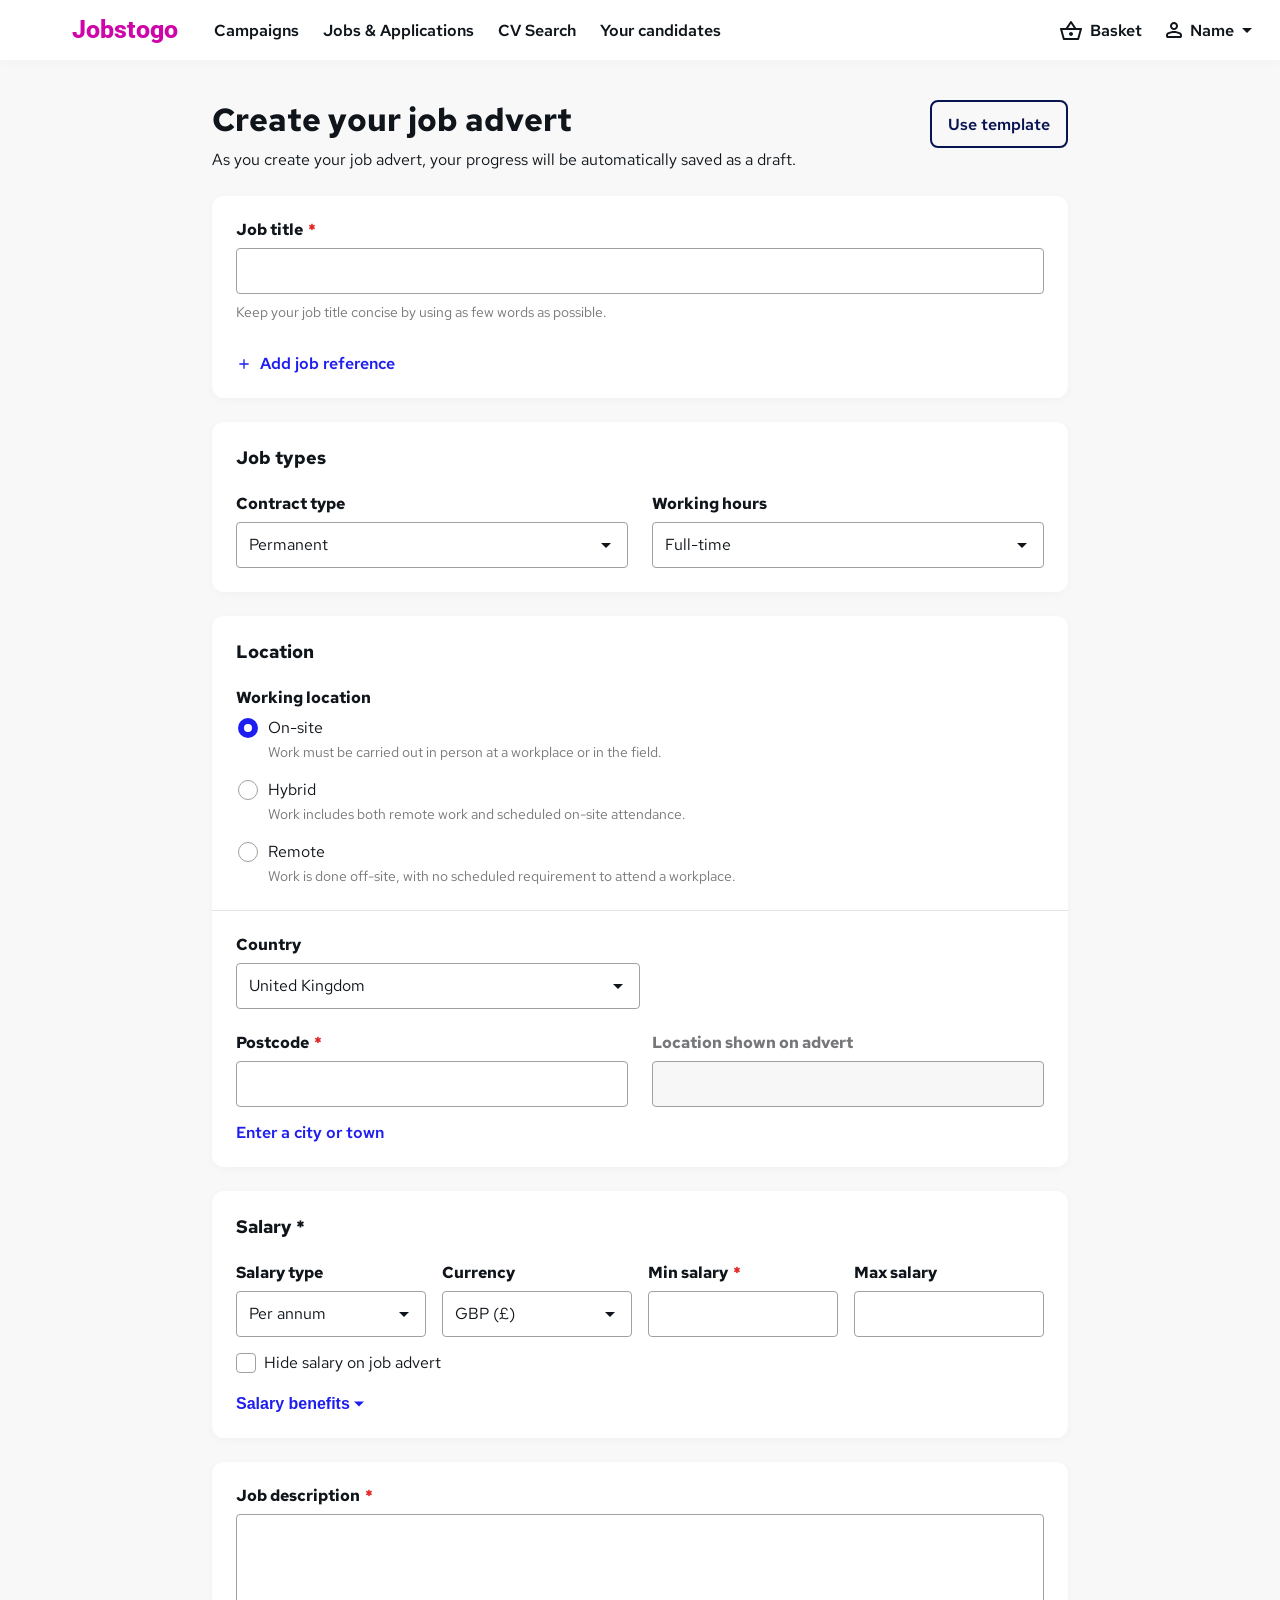
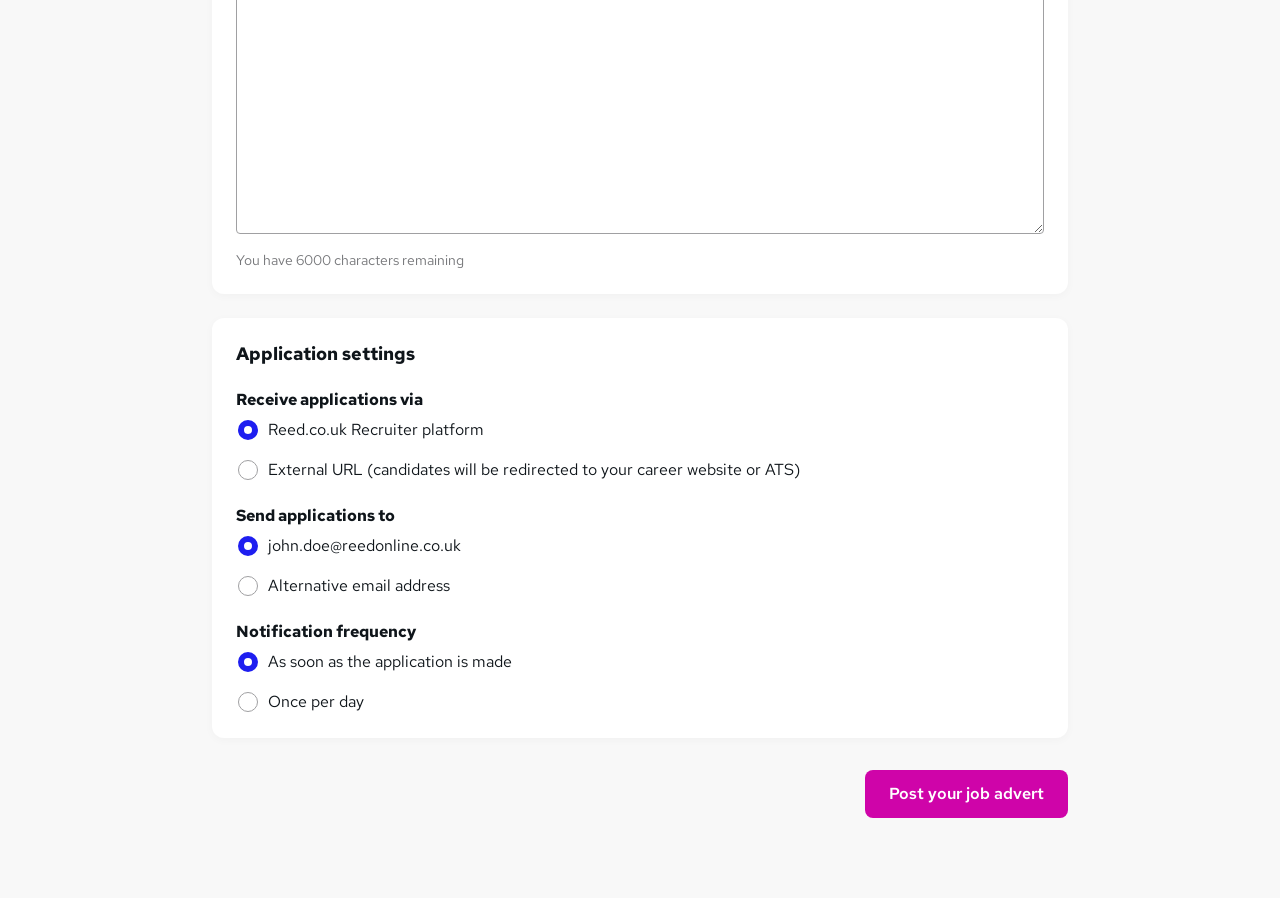
<file: index.html>
<!DOCTYPE html>
<html lang="en">
<head>
  <meta charset="UTF-8" />
  <meta name="viewport" content="width=device-width, initial-scale=1.0" />
  <title>Create your job advert – Jobstogo</title>
  <link rel="preconnect" href="https://fonts.googleapis.com" />
  <link rel="preconnect" href="https://fonts.gstatic.com" crossorigin />
  <link href="https://fonts.googleapis.com/css2?family=Red+Hat+Text:wght@400;500;600;700&family=Roboto:wght@800&display=swap" rel="stylesheet" />
  <link rel="stylesheet" href="jobstogo-shared.css" />
  <style>
    .form-page { max-width: 856px; margin: 0 auto; padding: 40px 0 80px; }

    .form-header {
      display: flex; justify-content: space-between; align-items: flex-start;
      gap: 24px;
      margin-bottom: 24px;
    }
    .form-title { font-weight: 700; font-size: 32px; line-height: 40px; }
    .form-sub { font-size: 16px; line-height: 24px; color: var(--c-text); margin-top: 8px; max-width: 600px; }

    .use-template-btn {
      height: 48px;
      padding: 0 16px;
      border-radius: 8px;
      background: transparent;
      border: 2px solid var(--c-navy);
      color: var(--c-navy);
      font-family: "Red Hat Text", sans-serif;
      font-weight: 700; font-size: 16px;
      cursor: pointer;
      white-space: nowrap;
      flex-shrink: 0;
    }
    .use-template-btn:hover { background: rgba(8,19,81,0.04); }

    .form-stack { display: flex; flex-direction: column; gap: 24px; }

    .form-card {
      background: #fff;
      border-radius: 12px;
      box-shadow: var(--shadow-card);
      padding: 24px;
    }

    .group-title { font-weight: 700; font-size: 18px; line-height: 24px; margin-bottom: 24px; }
    .row-2 {
      display: grid;
      grid-template-columns: 1fr 1fr;
      gap: 24px;
    }
    .row-4 {
      display: grid;
      grid-template-columns: 1fr 1fr 1fr 1fr;
      gap: 16px;
    }

    .add-link-btn {
      margin-top: 16px;
      padding-top: 16px;
      border-top: 1px solid var(--c-border);
      width: 100%;
      background: transparent;
      border: none;
      color: var(--c-blue);
      font-family: "Red Hat Text", sans-serif;
      font-weight: 700; font-size: 16px; line-height: 20px;
      cursor: pointer;
      display: flex; align-items: center; gap: 8px;
    }
    .add-link-btn:hover { text-decoration: underline; }

    .location-divider {
      height: 1px;
      background: var(--c-border);
      margin: 24px -24px;
    }

    .radio-stack { display: flex; flex-direction: column; gap: 16px; }

    .city-link {
      color: var(--c-blue);
      font-weight: 700; font-size: 16px; line-height: 20px;
      text-decoration: none;
      display: inline-block;
      margin-top: 16px;
    }
    .city-link:hover { text-decoration: underline; }

    .salary-link {
      color: var(--c-blue);
      font-weight: 700; font-size: 16px; line-height: 20px;
      background: transparent;
      border: none;
      cursor: pointer;
      padding: 0;
      margin-top: 16px;
      display: inline-flex; align-items: center; gap: 4px;
    }
    .salary-link:hover { text-decoration: underline; }

    .char-count {
      font-size: 14px; line-height: 20px;
      color: var(--c-muted);
      margin-top: 8px;
    }

    .submit-row {
      display: flex; justify-content: flex-end;
      margin-top: 8px;
    }
  </style>
</head>
<body>

<nav class="topnav">
  <div class="topnav-left">
    <a class="logo" href="Welcome.html">Jobstogo</a>
    <div class="nav-items">
      <a class="nav-item" href="#" style="font-weight: 600">Campaigns</a>
      <a class="nav-item" href="Jobs.html" style="font-weight: 600">Jobs &amp; Applications</a>
      <a class="nav-item" href="#" style="font-weight: 600">CV Search</a>
      <a class="nav-item" href="#" style="font-weight: 600">Your candidates</a>
    </div>
  </div>
  <div class="topnav-right">
    <button class="nav-btn" type="button">
      <svg width="22" height="19" viewBox="0 0 22.186 19" fill="none" aria-hidden="true">
        <path fill="currentColor" fill-rule="nonzero" d="M 4.093 19 C 3.81 19 3.551 18.913 3.318 18.738 C 3.085 18.563 2.926 18.333 2.843 18.05 L 0.043 7.95 C -0.04 7.717 -0.003 7.5 0.155 7.3 C 0.314 7.1 0.526 7 0.793 7 L 5.843 7 L 10.243 0.45 C 10.326 0.317 10.443 0.208 10.593 0.125 C 10.743 0.042 10.901 0 11.068 0 C 11.235 0 11.393 0.042 11.543 0.125 C 11.693 0.208 11.81 0.317 11.893 0.45 L 16.293 7 L 21.393 7 C 21.66 7 21.872 7.1 22.031 7.3 C 22.189 7.5 22.226 7.717 22.143 7.95 L 19.343 18.05 C 19.26 18.333 19.101 18.563 18.868 18.738 C 18.635 18.913 18.376 19 18.093 19 L 4.093 19 Z M 4.593 17 L 17.593 17 L 19.793 9 L 2.393 9 L 4.593 17 Z M 11.093 15 C 11.643 15 12.114 14.804 12.506 14.413 C 12.897 14.021 13.093 13.55 13.093 13 C 13.093 12.45 12.897 11.979 12.506 11.587 C 12.114 11.196 11.643 11 11.093 11 C 10.543 11 10.072 11.196 9.681 11.587 C 9.289 11.979 9.093 12.45 9.093 13 C 9.093 13.55 9.289 14.021 9.681 14.413 C 10.072 14.804 10.543 15 11.093 15 Z M 8.268 7 L 13.893 7 L 11.068 2.8 L 8.268 7 Z"/>
      </svg>
      <span style="font-weight: 600">Basket</span>
    </button>
    <button class="nav-btn" type="button">
      <svg width="16" height="16" viewBox="0 0 16 16" fill="none" aria-hidden="true">
        <path fill="currentColor" fill-rule="nonzero" d="M 8 8 C 6.9 8 5.958 7.608 5.175 6.825 C 4.392 6.042 4 5.1 4 4 C 4 2.9 4.392 1.958 5.175 1.175 C 5.958 0.392 6.9 0 8 0 C 9.1 0 10.042 0.392 10.825 1.175 C 11.608 1.958 12 2.9 12 4 C 12 5.1 11.608 6.042 10.825 6.825 C 10.042 7.608 9.1 8 8 8 Z M 14 16 L 2 16 C 1.45 16 0.979 15.804 0.588 15.413 C 0.196 15.021 0 14.55 0 14 L 0 13.2 C 0 12.633 0.146 12.112 0.438 11.637 C 0.729 11.162 1.117 10.8 1.6 10.55 C 2.633 10.033 3.683 9.646 4.75 9.387 C 5.817 9.129 6.9 9 8 9 C 9.1 9 10.183 9.129 11.25 9.387 C 12.317 9.646 13.367 10.033 14.4 10.55 C 14.883 10.8 15.271 11.162 15.562 11.637 C 15.854 12.112 16 12.633 16 13.2 L 16 14 C 16 14.55 15.804 15.021 15.413 15.413 C 15.021 15.804 14.55 16 14 16 Z M 2 14 L 14 14 L 14 13.2 C 14 13.017 13.954 12.85 13.863 12.7 C 13.771 12.55 13.65 12.433 13.5 12.35 C 12.6 11.9 11.692 11.562 10.775 11.337 C 9.858 11.112 8.933 11 8 11 C 7.067 11 6.142 11.112 5.225 11.337 C 4.308 11.562 3.4 11.9 2.5 12.35 C 2.35 12.433 2.229 12.55 2.138 12.7 C 2.046 12.85 2 13.017 2 13.2 L 2 14 Z M 8 6 C 8.55 6 9.021 5.804 9.413 5.412 C 9.804 5.021 10 4.55 10 4 C 10 3.45 9.804 2.979 9.413 2.588 C 9.021 2.196 8.55 2 8 2 C 7.45 2 6.979 2.196 6.588 2.588 C 6.196 2.979 6 3.45 6 4 C 6 4.55 6.196 5.021 6.588 5.412 C 6.979 5.804 7.45 6 8 6 Z"/>
      </svg>
      <span style="font-weight: 600">Name</span>
      <svg width="10" height="5" viewBox="0 0 10 5" fill="currentColor" aria-hidden="true">
        <path d="M5 5L0 0L10 0L5 5Z" fill-rule="nonzero" />
      </svg>
    </button>
  </div>
</nav>

<main class="form-page">

  <header class="form-header">
    <div>
      <h1 class="form-title">Create your job advert</h1>
      <p class="form-sub">As you create your job advert, your progress will be automatically saved as a draft.</p>
    </div>
    <button class="use-template-btn" type="button" style="font-weight: 600">Use template</button>
  </header>

  <div class="form-stack">

    <!-- Job title card -->
    <section class="form-card">
      <div class="field">
        <label class="label" for="job-title">Job title <span class="req">*</span></label>
        <input class="input" type="text" id="job-title" />
        <div class="help">Keep your job title concise by using as few words as possible.</div>
      </div>
      <button class="add-link-btn" type="button" style="font-weight: 600">
        <svg width="16" height="16" viewBox="0 0 24 24" fill="none"><path fill="currentColor" d="M19 13h-6v6h-2v-6H5v-2h6V5h2v6h6v2z"/></svg>
        Add job reference
      </button>
    </section>

    <!-- Job types card -->
    <section class="form-card">
      <div class="group-title">Job types</div>
      <div class="row-2">
        <div class="field">
          <label class="label" for="contract-type">Contract type</label>
          <select class="select" id="contract-type">
            <option>Permanent</option>
            <option>Contract</option>
            <option>Temporary</option>
            <option>Apprenticeship</option>
          </select>
        </div>
        <div class="field">
          <label class="label" for="working-hours">Working hours</label>
          <select class="select" id="working-hours">
            <option>Full-time</option>
            <option>Part-time</option>
            <option>Flexible</option>
          </select>
        </div>
      </div>
    </section>

    <!-- Location card -->
    <section class="form-card">
      <div class="group-title">Location</div>

      <div class="field">
        <div class="label">Working location</div>
        <div class="radio-stack">
          <label class="radio-row">
            <input type="radio" name="working-location" checked />
            <span class="radio-circle" aria-hidden="true"></span>
            <span class="radio-content">
              <div class="radio-label">On-site</div>
              <div class="radio-desc">Work must be carried out in person at a workplace or in the field.</div>
            </span>
          </label>
          <label class="radio-row">
            <input type="radio" name="working-location" />
            <span class="radio-circle" aria-hidden="true"></span>
            <span class="radio-content">
              <div class="radio-label">Hybrid</div>
              <div class="radio-desc">Work includes both remote work and scheduled on-site attendance.</div>
            </span>
          </label>
          <label class="radio-row">
            <input type="radio" name="working-location" />
            <span class="radio-circle" aria-hidden="true"></span>
            <span class="radio-content">
              <div class="radio-label">Remote</div>
              <div class="radio-desc">Work is done off-site, with no scheduled requirement to attend a workplace.</div>
            </span>
          </label>
        </div>
      </div>

      <div class="location-divider"></div>

      <div class="field" style="margin-bottom: 24px;">
        <label class="label" for="country">Country</label>
        <select class="select" id="country" style="max-width: 50%;">
          <option>United Kingdom</option>
          <option>Ireland</option>
          <option>Other</option>
        </select>
      </div>

      <div class="row-2">
        <div class="field">
          <label class="label" for="postcode">Postcode <span class="req">*</span></label>
          <input class="input" type="text" id="postcode" />
        </div>
        <div class="field">
          <label class="label" for="location-shown" style="color: var(--c-muted);">Location shown on advert</label>
          <input class="input" type="text" id="location-shown" disabled />
        </div>
      </div>
      <a class="city-link" href="#" style="font-weight: 600">Enter a city or town</a>
    </section>

    <!-- Salary card -->
    <section class="form-card">
      <div class="group-title">Salary <span class="req">*</span></div>
      <div class="row-4">
        <div class="field">
          <label class="label" for="salary-type">Salary type</label>
          <select class="select" id="salary-type">
            <option>Per annum</option>
            <option>Per hour</option>
            <option>Per day</option>
          </select>
        </div>
        <div class="field">
          <label class="label" for="currency">Currency</label>
          <select class="select" id="currency">
            <option>GBP (£)</option>
            <option>EUR (€)</option>
            <option>USD ($)</option>
          </select>
        </div>
        <div class="field">
          <label class="label" for="min-salary">Min salary <span class="req">*</span></label>
          <input class="input" type="text" id="min-salary" />
        </div>
        <div class="field">
          <label class="label" for="max-salary">Max salary</label>
          <input class="input" type="text" id="max-salary" />
        </div>
      </div>
      <label class="check-row" style="margin-top: 16px;">
        <input type="checkbox" />
        <span class="check-box" aria-hidden="true">
          <svg viewBox="0 0 24 24" fill="none"><path fill="currentColor" d="m9 16.17-3.88-3.88a.996.996 0 1 0-1.41 1.41l4.59 4.59c.39.39 1.02.39 1.41 0L20.71 7.21a.996.996 0 1 0-1.41-1.41L9 16.17z"/></svg>
        </span>
        <span class="check-label">Hide salary on job advert</span>
      </label>
      <div>
        <button class="salary-link" type="button" style="font-weight: 600">
          Salary benefits
          <svg width="10" height="6" viewBox="0 0 10 5" fill="currentColor"><path d="M5 5L0 0L10 0L5 5Z" fill-rule="nonzero" /></svg>
        </button>
      </div>
    </section>

    <!-- Job description card -->
    <section class="form-card">
      <div class="field">
        <label class="label" for="description">Job description <span class="req">*</span></label>
        <textarea class="textarea" id="description"></textarea>
        <div class="char-count">You have 6000 characters remaining</div>
      </div>
    </section>

    <!-- Application settings -->
    <section class="form-card">
      <div class="group-title">Application settings</div>

      <div class="field" style="margin-bottom: 24px;">
        <div class="label">Receive applications via</div>
        <div class="radio-stack">
          <label class="radio-row">
            <input type="radio" name="receive-via" checked />
            <span class="radio-circle" aria-hidden="true"></span>
            <span class="radio-content">
              <div class="radio-label">Reed.co.uk Recruiter platform</div>
            </span>
          </label>
          <label class="radio-row">
            <input type="radio" name="receive-via" />
            <span class="radio-circle" aria-hidden="true"></span>
            <span class="radio-content">
              <div class="radio-label">External URL (candidates will be redirected to your career website or ATS)</div>
            </span>
          </label>
        </div>
      </div>

      <div class="field" style="margin-bottom: 24px;">
        <div class="label">Send applications to</div>
        <div class="radio-stack">
          <label class="radio-row">
            <input type="radio" name="send-to" checked />
            <span class="radio-circle" aria-hidden="true"></span>
            <span class="radio-content">
              <div class="radio-label">john.doe@reedonline.co.uk</div>
            </span>
          </label>
          <label class="radio-row">
            <input type="radio" name="send-to" />
            <span class="radio-circle" aria-hidden="true"></span>
            <span class="radio-content">
              <div class="radio-label">Alternative email address</div>
            </span>
          </label>
        </div>
      </div>

      <div class="field">
        <div class="label">Notification frequency</div>
        <div class="radio-stack">
          <label class="radio-row">
            <input type="radio" name="notify-freq" checked />
            <span class="radio-circle" aria-hidden="true"></span>
            <span class="radio-content">
              <div class="radio-label">As soon as the application is made</div>
            </span>
          </label>
          <label class="radio-row">
            <input type="radio" name="notify-freq" />
            <span class="radio-circle" aria-hidden="true"></span>
            <span class="radio-content">
              <div class="radio-label">Once per day</div>
            </span>
          </label>
        </div>
      </div>
    </section>

    <div class="submit-row">
      <a class="btn btn-pink" href="Job Live.html" id="post-btn" style="text-decoration: none; font-weight: 600">Post your job advert</a>
    </div>
  </div>
</main>

<script>
  document.getElementById('post-btn').addEventListener('click', function () {
    const v = document.getElementById('job-title').value;
    try { localStorage.setItem('jt-job-title', v); } catch (e) {}
  });
</script>

</body>
</html>
</file>
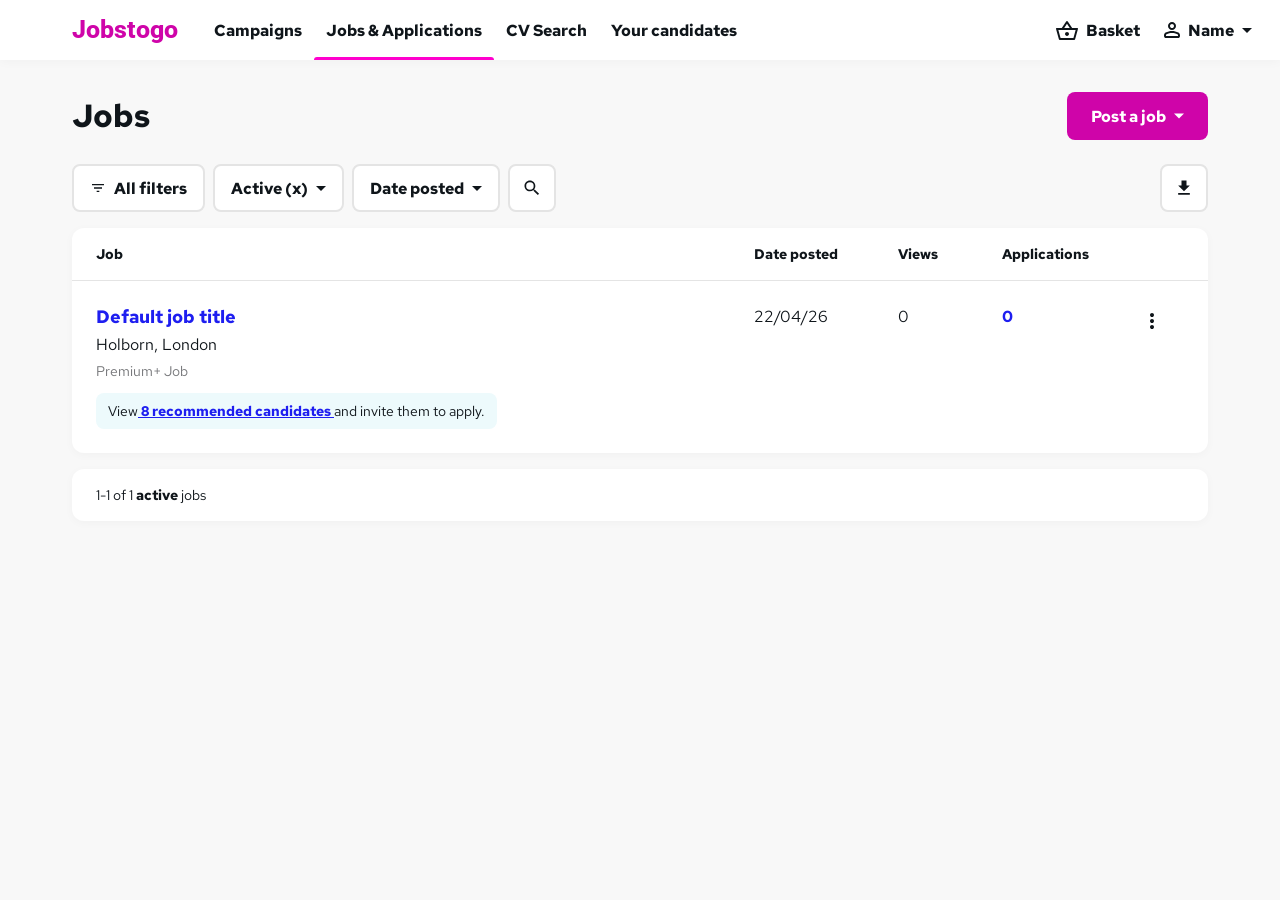
<file: Jobs.html>
<!DOCTYPE html>
<html lang="en">
<head>
  <meta charset="UTF-8" />
  <meta name="viewport" content="width=device-width, initial-scale=1.0" />
  <title>Jobs – Jobstogo</title>
  <link rel="preconnect" href="https://fonts.googleapis.com" />
  <link rel="preconnect" href="https://fonts.gstatic.com" crossorigin />
  <link href="https://fonts.googleapis.com/css2?family=Red+Hat+Text:wght@400;500;600;700&family=Roboto:wght@800&display=swap" rel="stylesheet" />
  <link rel="stylesheet" href="jobstogo-shared.css" />
  <style>
    .jobs-header {
      display: flex; justify-content: space-between; align-items: center;
      margin-bottom: 24px;
    }
    .page-title { font-weight: 700; font-size: 32px; line-height: 40px; }
    .post-job-btn {
      height: 48px;
      padding: 0 24px;
      background: var(--c-pink);
      border: none;
      color: #fff;
      border-radius: 8px;
      font-family: "Red Hat Text", sans-serif;
      font-weight: 700; font-size: 16px;
      cursor: pointer;
      display: inline-flex; align-items: center; gap: 8px;
    }
    .post-job-btn:hover { background: rgb(180,3,147); }

    .filter-row {
      display: flex; align-items: center; gap: 8px;
      margin-bottom: 16px;
    }
    .filter-spacer { flex: 1; }
    .filter-btn {
      height: 48px;
      padding: 0 16px;
      border-radius: 8px;
      background: #fff;
      border: 2px solid var(--c-border);
      font-family: "Red Hat Text", sans-serif;
      font-weight: 700; font-size: 16px;
      color: var(--c-text);
      cursor: pointer;
      display: inline-flex; align-items: center; gap: 8px;
    }
    .filter-btn:hover { background: rgba(15,21,26,0.03); }
    .filter-icon-btn {
      width: 48px; height: 48px;
      border-radius: 8px;
      background: #fff;
      border: 2px solid var(--c-border);
      cursor: pointer;
      display: inline-flex; align-items: center; justify-content: center;
      color: var(--c-text);
    }
    .filter-icon-btn:hover { background: rgba(15,21,26,0.03); }

    /* Jobs table */
    .jobs-table {
      background: #fff;
      border-radius: 12px;
      box-shadow: var(--shadow-card);
      overflow: hidden;
    }
    .table-head {
      display: grid;
      grid-template-columns: minmax(0, 1fr) 120px 80px 110px 48px;
      gap: 24px;
      padding: 16px 24px;
      border-bottom: 1px solid var(--c-border);
      font-weight: 700; font-size: 14px; line-height: 20px;
      color: var(--c-text);
    }
    .table-row {
      display: grid;
      grid-template-columns: minmax(0, 1fr) 120px 80px 110px 48px;
      gap: 24px;
      padding: 24px;
      border-bottom: 1px solid var(--c-border);
      align-items: start;
    }
    .table-row:last-of-type { border-bottom: none; }

    .job-cell { display: flex; flex-direction: column; gap: 4px; min-width: 0; }
    .job-title {
      font-size: 18px; line-height: 24px;
      font-weight: 700;
      color: var(--c-blue);
      text-decoration: none;
    }
    .job-title:hover { text-decoration: underline; }
    .job-location { font-size: 16px; line-height: 24px; color: var(--c-text); }
    .job-meta { font-size: 14px; line-height: 20px; color: var(--c-muted); }
    .reco-pill {
      display: inline-flex; align-items: center;
      margin-top: 8px;
      padding: 8px 12px;
      border-radius: 8px;
      background: var(--c-light-card);
      font-size: 14px; line-height: 20px;
      color: var(--c-text);
      align-self: flex-start;
      text-decoration: none;
    }
    .reco-pill:hover { background: rgb(220,240,245); }
    .reco-pill b { font-weight: 700; color: var(--c-blue); text-decoration: underline; }

    .table-cell {
      font-size: 16px; line-height: 24px;
      color: var(--c-text);
      padding-top: 0;
    }
    .table-cell.link {
      color: var(--c-blue);
      font-weight: 700;
      text-decoration: none;
    }
    .table-cell.link:hover { text-decoration: underline; }

    .row-more {
      width: 32px; height: 32px;
      border-radius: 8px;
      background: transparent;
      border: none;
      cursor: pointer;
      display: flex; align-items: center; justify-content: center;
      color: var(--c-text);
      align-self: start;
    }
    .row-more:hover { background: rgba(15,21,26,0.04); }

    .table-footer {
      padding: 16px 24px;
      background: #fff;
      border-radius: 12px;
      margin-top: 16px;
      box-shadow: var(--shadow-card);
      font-size: 14px; line-height: 20px;
      color: var(--c-text);
    }
  </style>
</head>
<body>

<nav class="topnav">
  <div class="topnav-left">
    <a class="logo" href="Welcome.html">Jobstogo</a>
    <div class="nav-items">
      <a class="nav-item" href="#">Campaigns</a>
      <a class="nav-item active" href="Jobs.html">Jobs &amp; Applications</a>
      <a class="nav-item" href="#">CV Search</a>
      <a class="nav-item" href="#">Your candidates</a>
    </div>
  </div>
  <div class="topnav-right">
    <button class="nav-btn" type="button">
      <svg width="22" height="19" viewBox="0 0 22.186 19" fill="none" aria-hidden="true">
        <path fill="currentColor" fill-rule="nonzero" d="M 4.093 19 C 3.81 19 3.551 18.913 3.318 18.738 C 3.085 18.563 2.926 18.333 2.843 18.05 L 0.043 7.95 C -0.04 7.717 -0.003 7.5 0.155 7.3 C 0.314 7.1 0.526 7 0.793 7 L 5.843 7 L 10.243 0.45 C 10.326 0.317 10.443 0.208 10.593 0.125 C 10.743 0.042 10.901 0 11.068 0 C 11.235 0 11.393 0.042 11.543 0.125 C 11.693 0.208 11.81 0.317 11.893 0.45 L 16.293 7 L 21.393 7 C 21.66 7 21.872 7.1 22.031 7.3 C 22.189 7.5 22.226 7.717 22.143 7.95 L 19.343 18.05 C 19.26 18.333 19.101 18.563 18.868 18.738 C 18.635 18.913 18.376 19 18.093 19 L 4.093 19 Z M 4.593 17 L 17.593 17 L 19.793 9 L 2.393 9 L 4.593 17 Z M 11.093 15 C 11.643 15 12.114 14.804 12.506 14.413 C 12.897 14.021 13.093 13.55 13.093 13 C 13.093 12.45 12.897 11.979 12.506 11.587 C 12.114 11.196 11.643 11 11.093 11 C 10.543 11 10.072 11.196 9.681 11.587 C 9.289 11.979 9.093 12.45 9.093 13 C 9.093 13.55 9.289 14.021 9.681 14.413 C 10.072 14.804 10.543 15 11.093 15 Z M 8.268 7 L 13.893 7 L 11.068 2.8 L 8.268 7 Z"/>
      </svg>
      <span>Basket</span>
    </button>
    <button class="nav-btn" type="button">
      <svg width="16" height="16" viewBox="0 0 16 16" fill="none" aria-hidden="true">
        <path fill="currentColor" fill-rule="nonzero" d="M 8 8 C 6.9 8 5.958 7.608 5.175 6.825 C 4.392 6.042 4 5.1 4 4 C 4 2.9 4.392 1.958 5.175 1.175 C 5.958 0.392 6.9 0 8 0 C 9.1 0 10.042 0.392 10.825 1.175 C 11.608 1.958 12 2.9 12 4 C 12 5.1 11.608 6.042 10.825 6.825 C 10.042 7.608 9.1 8 8 8 Z M 14 16 L 2 16 C 1.45 16 0.979 15.804 0.588 15.413 C 0.196 15.021 0 14.55 0 14 L 0 13.2 C 0 12.633 0.146 12.112 0.438 11.637 C 0.729 11.162 1.117 10.8 1.6 10.55 C 2.633 10.033 3.683 9.646 4.75 9.387 C 5.817 9.129 6.9 9 8 9 C 9.1 9 10.183 9.129 11.25 9.387 C 12.317 9.646 13.367 10.033 14.4 10.55 C 14.883 10.8 15.271 11.162 15.562 11.637 C 15.854 12.112 16 12.633 16 13.2 L 16 14 C 16 14.55 15.804 15.021 15.413 15.413 C 15.021 15.804 14.55 16 14 16 Z M 2 14 L 14 14 L 14 13.2 C 14 13.017 13.954 12.85 13.863 12.7 C 13.771 12.55 13.65 12.433 13.5 12.35 C 12.6 11.9 11.692 11.562 10.775 11.337 C 9.858 11.112 8.933 11 8 11 C 7.067 11 6.142 11.112 5.225 11.337 C 4.308 11.562 3.4 11.9 2.5 12.35 C 2.35 12.433 2.229 12.55 2.138 12.7 C 2.046 12.85 2 13.017 2 13.2 L 2 14 Z M 8 6 C 8.55 6 9.021 5.804 9.413 5.412 C 9.804 5.021 10 4.55 10 4 C 10 3.45 9.804 2.979 9.413 2.588 C 9.021 2.196 8.55 2 8 2 C 7.45 2 6.979 2.196 6.588 2.588 C 6.196 2.979 6 3.45 6 4 C 6 4.55 6.196 5.021 6.588 5.412 C 6.979 5.804 7.45 6 8 6 Z"/>
      </svg>
      <span>Name</span>
      <svg width="10" height="5" viewBox="0 0 10 5" fill="currentColor" aria-hidden="true">
        <path d="M5 5L0 0L10 0L5 5Z" fill-rule="nonzero" />
      </svg>
    </button>
  </div>
</nav>

<main class="page">
  <div class="jobs-header">
    <h1 class="page-title">Jobs</h1>
    <button class="post-job-btn" type="button">
      Post a job
      <svg width="10" height="6" viewBox="0 0 10 5" fill="currentColor" aria-hidden="true"><path d="M5 5L0 0L10 0L5 5Z" fill-rule="nonzero" /></svg>
    </button>
  </div>

  <div class="filter-row">
    <button class="filter-btn" type="button">
      <svg width="16" height="16" viewBox="0 0 24 24" fill="none"><path fill="currentColor" d="M3 6h18v2H3V6zm3 5h12v2H6v-2zm4 5h4v2h-4v-2z"/></svg>
      All filters
    </button>
    <button class="filter-btn" type="button">
      Active (x)
      <svg width="10" height="5" viewBox="0 0 10 5" fill="currentColor"><path d="M5 5L0 0L10 0L5 5Z" fill-rule="nonzero" /></svg>
    </button>
    <button class="filter-btn" type="button">
      Date posted
      <svg width="10" height="5" viewBox="0 0 10 5" fill="currentColor"><path d="M5 5L0 0L10 0L5 5Z" fill-rule="nonzero" /></svg>
    </button>
    <button class="filter-icon-btn" type="button" aria-label="Search">
      <svg width="20" height="20" viewBox="0 0 24 24" fill="none"><path fill="currentColor" d="m15.5 14 5 5-1.5 1.5-5-5v-.79l-.27-.28A6.471 6.471 0 0 1 9.5 16C5.91 16 3 13.09 3 9.5S5.91 3 9.5 3 16 5.91 16 9.5c0 1.61-.59 3.09-1.57 4.23l.28.27h.79zm-6 0a4.5 4.5 0 1 0 0-9 4.5 4.5 0 0 0 0 9z"/></svg>
    </button>
    <div class="filter-spacer"></div>
    <button class="filter-icon-btn" type="button" aria-label="Download">
      <svg width="20" height="20" viewBox="0 0 24 24" fill="none"><path fill="currentColor" d="M5 20h14v-2H5v2zM19 9h-4V3H9v6H5l7 7 7-7z"/></svg>
    </button>
  </div>

  <div class="jobs-table">
    <div class="table-head">
      <span>Job</span>
      <span>Date posted</span>
      <span>Views</span>
      <span>Applications</span>
      <span></span>
    </div>

    <div class="table-row">
      <div class="job-cell">
        <a class="job-title" href="#" id="job-title-link">Front-End Developer</a>
        <span class="job-location">Holborn, London</span>
        <span class="job-meta">Premium+ Job</span>
        <a class="reco-pill" href="Application Management.html">View <b id="reco-count">&nbsp;7 recommended candidates&nbsp;</b> and invite them to apply.</a>
      </div>
      <span class="table-cell">22/04/26</span>
      <span class="table-cell">0</span>
      <a class="table-cell link" href="#">0</a>
      <button class="row-more" type="button" aria-label="More">
        <svg viewBox="0 0 4 16" width="4" height="16" fill="none"><path fill="currentColor" d="M 2 16 C 1.45 16 0.979 15.804 0.588 15.413 C 0.196 15.021 0 14.55 0 14 C 0 13.45 0.196 12.979 0.588 12.587 C 0.979 12.196 1.45 12 2 12 C 2.55 12 3.021 12.196 3.413 12.587 C 3.804 12.979 4 13.45 4 14 C 4 14.55 3.804 15.021 3.413 15.413 C 3.021 15.804 2.55 16 2 16 Z M 2 10 C 1.45 10 0.979 9.804 0.588 9.412 C 0.196 9.021 0 8.55 0 8 C 0 7.45 0.196 6.979 0.588 6.587 C 0.979 6.196 1.45 6 2 6 C 2.55 6 3.021 6.196 3.413 6.587 C 3.804 6.979 4 7.45 4 8 C 4 8.55 3.804 9.021 3.413 9.412 C 3.021 9.804 2.55 10 2 10 Z M 2 4 C 1.45 4 0.979 3.804 0.588 3.412 C 0.196 3.021 0 2.55 0 2 C 0 1.45 0.196 0.979 0.588 0.588 C 0.979 0.196 1.45 0 2 0 C 2.55 0 3.021 0.196 3.413 0.588 C 3.804 0.979 4 1.45 4 2 C 4 2.55 3.804 3.021 3.413 3.412 C 3.021 3.804 2.55 4 2 4 Z"/></svg>
      </button>
    </div>
  </div>

  <div class="table-footer">1-1 of 1 <b>active</b> jobs</div>
</main>

<script>
  // Recommended-candidate count reflects current state on Application Management.
  (function () {
    const TOTAL = 8;
    let invited = 0, unsuitable = 0;
    try {
      const s = JSON.parse(localStorage.getItem('jt-candidate-state-v1')) || {};
      invited = (s.invited || []).length;
      unsuitable = (s.unsuitable || []).length;
    } catch (e) {}
    const n = Math.max(0, TOTAL - invited - unsuitable);
    const el = document.getElementById('reco-count');
    if (el) el.innerHTML = '&nbsp;' + n + ' recommended candidate' + (n === 1 ? '' : 's') + '&nbsp;';
  })();

  // Use the job title entered on the Job Ad Form
  (function () {
    const el = document.getElementById('job-title-link');
    if (!el) return;
    try {
      const title = localStorage.getItem('jt-job-title');
      el.textContent = (title && title.trim()) ? title : 'Default job title';
    } catch (e) {
      el.textContent = 'Default job title';
    }
  })();
</script>

</body>
</html>
</file>
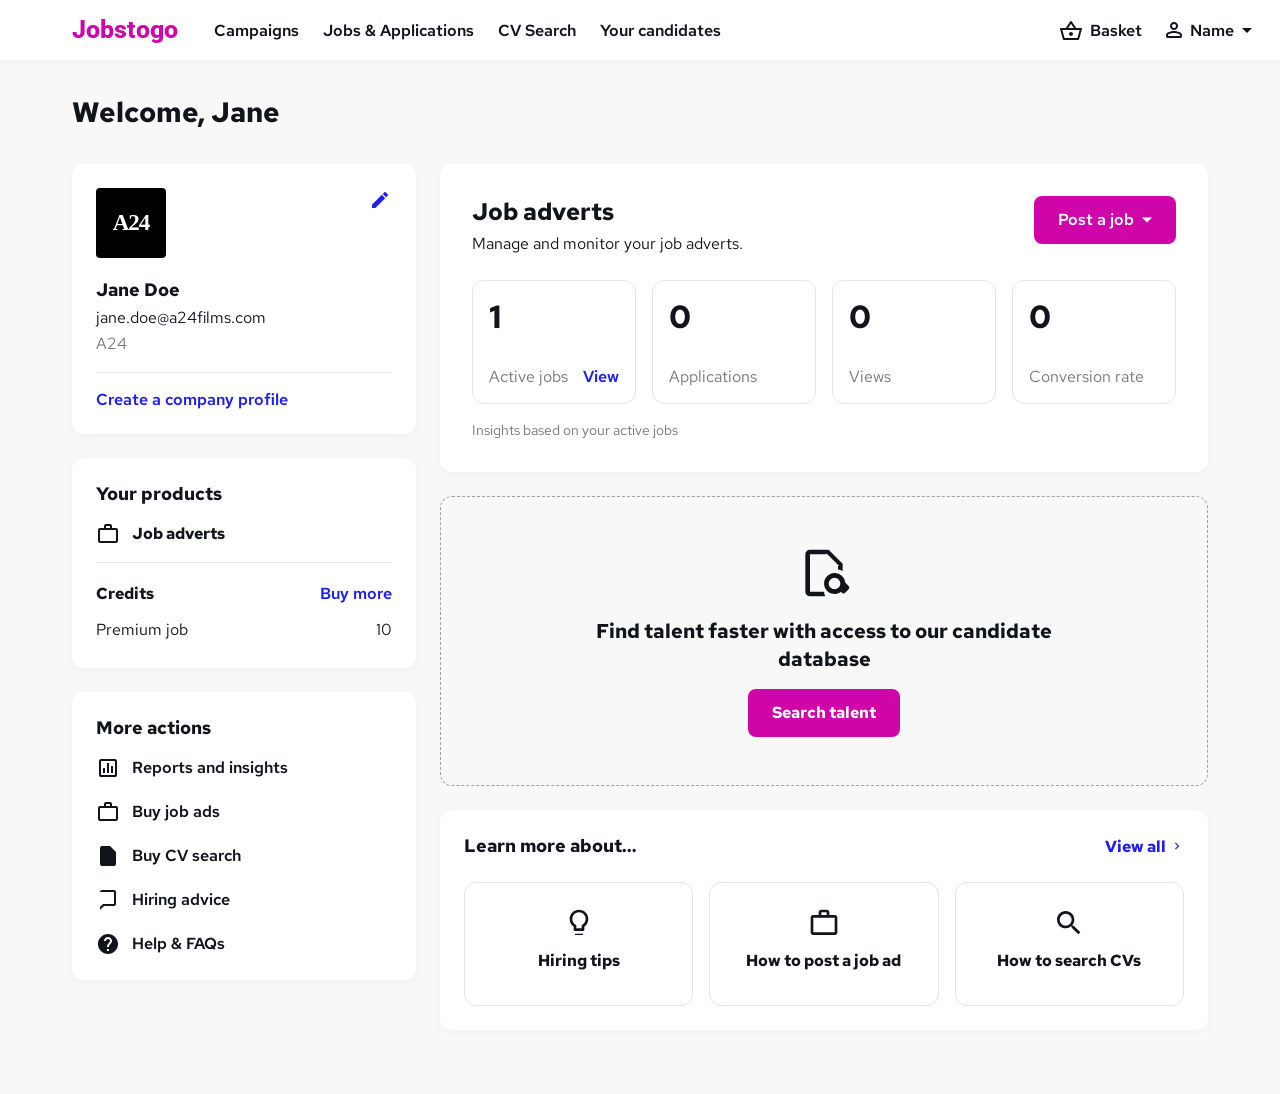
<file: Welcome.html>
<!DOCTYPE html>
<html lang="en">
<head>
  <meta charset="UTF-8" />
  <meta name="viewport" content="width=device-width, initial-scale=1.0" />
  <title>Welcome – Jobstogo</title>
  <link rel="preconnect" href="https://fonts.googleapis.com" />
  <link rel="preconnect" href="https://fonts.gstatic.com" crossorigin />
  <link href="https://fonts.googleapis.com/css2?family=Red+Hat+Text:wght@400;500;600;700&family=Roboto:wght@800&display=swap" rel="stylesheet" />
  <link rel="stylesheet" href="jobstogo-shared.css" />
  <style>
    .page-title {
      font-weight: 700; font-size: 32px; line-height: 40px;
      margin-bottom: 32px;
    }
    .layout {
      display: grid;
      grid-template-columns: 344px 1fr;
      gap: 24px;
      align-items: start;
    }

    /* ── Left column ──────────────────────── */
    .left-col { display: flex; flex-direction: column; gap: 24px; }

    .profile-card { padding: 24px; position: relative; }
    .profile-edit {
      position: absolute; top: 24px; right: 24px;
      width: 24px; height: 24px;
      display: flex; align-items: center; justify-content: center;
      color: var(--c-blue);
      background: none; border: none; cursor: pointer;
    }
    .profile-logo {
      width: 96px; height: 96px;
      background: #000; color: #fff;
      border-radius: 4px;
      display: flex; align-items: center; justify-content: center;
      font-family: "Roboto", serif; font-weight: 800; font-size: 36px;
      letter-spacing: -1px;
      margin-bottom: 20px;
      font-family: Georgia, "Times New Roman", serif;
    }
    .profile-name { font-weight: 700; font-size: 18px; line-height: 24px; }
    .profile-email { font-size: 16px; line-height: 24px; color: var(--c-text); margin-top: 4px; }
    .profile-company { font-size: 16px; line-height: 24px; color: var(--c-muted); margin-top: 2px; }
    .profile-link {
      display: block;
      padding-top: 16px;
      margin-top: 16px;
      border-top: 1px solid var(--c-border);
      font-weight: 700; font-size: 16px;
      color: var(--c-blue);
      text-decoration: none;
    }
    .profile-link:hover { text-decoration: underline; }

    .products-card { padding: 24px; }
    .section-heading {
      font-weight: 700; font-size: 18px; line-height: 24px;
      margin-bottom: 16px;
    }
    .product-row {
      display: flex; align-items: center; gap: 12px;
      padding-bottom: 16px;
      margin-bottom: 16px;
      border-bottom: 1px solid var(--c-border);
    }
    .product-icon {
      width: 24px; height: 24px;
      display: flex; align-items: center; justify-content: center;
      color: var(--c-text);
    }
    .product-name { font-weight: 700; font-size: 16px; line-height: 20px; }
    .credits-row {
      display: flex; justify-content: space-between; align-items: center;
      padding: 4px 0;
    }
    .credits-row .key { font-weight: 700; font-size: 16px; line-height: 20px; }
    .credits-row .val { font-size: 16px; line-height: 20px; color: var(--c-text); }
    .credits-row .buy { color: var(--c-blue); font-weight: 700; text-decoration: none; }
    .credits-row .buy:hover { text-decoration: underline; }
    .credits-rows { display: flex; flex-direction: column; gap: 8px; }

    .actions-card { padding: 24px; }
    .action-list { list-style: none; display: flex; flex-direction: column; gap: 20px; }
    .action-item {
      display: flex; align-items: center; gap: 12px;
      font-weight: 700; font-size: 16px; line-height: 20px;
      color: var(--c-text);
      text-decoration: none;
    }
    .action-item:hover { color: var(--c-pink); }
    .action-item:hover .action-icon { color: var(--c-pink); }
    .action-icon {
      width: 24px; height: 24px;
      display: flex; align-items: center; justify-content: center;
      color: var(--c-text);
      flex-shrink: 0;
    }

    /* ── Right column ─────────────────────── */
    .right-col { display: flex; flex-direction: column; gap: 24px; }

    .job-adverts-card { padding: 32px; }
    .ja-header {
      display: flex; justify-content: space-between; align-items: flex-start;
      margin-bottom: 24px;
      gap: 24px;
    }
    .ja-title { font-weight: 700; font-size: 24px; line-height: 32px; }
    .ja-subtitle { font-size: 16px; line-height: 24px; margin-top: 4px; }
    .stats-grid {
      display: grid;
      grid-template-columns: repeat(4, 1fr);
      gap: 16px;
    }
    .stat-box {
      border: 1px solid var(--c-border);
      border-radius: 12px;
      padding: 16px;
      min-height: 124px;
      display: flex; flex-direction: column; justify-content: space-between;
    }
    .stat-value { font-weight: 700; font-size: 32px; line-height: 40px; }
    .stat-bottom {
      display: flex; justify-content: space-between; align-items: baseline;
      gap: 8px;
    }
    .stat-label { font-size: 16px; line-height: 20px; color: var(--c-muted); }
    .stat-link { font-weight: 700; font-size: 16px; color: var(--c-blue); text-decoration: none; }
    .stat-link:hover { text-decoration: underline; }
    .ja-footer {
      font-size: 14px; line-height: 20px;
      color: var(--c-muted);
      margin-top: 16px;
    }

    .cv-promo {
      border: 1px dashed var(--c-border-strong);
      border-radius: 12px;
      padding: 48px 24px;
      background: transparent;
      display: flex; flex-direction: column; align-items: center; text-align: center;
      gap: 16px;
    }
    .cv-promo-icon {
      width: 56px; height: 56px;
      display: flex; align-items: center; justify-content: center;
      color: var(--c-text);
    }
    .cv-promo-title {
      font-weight: 700; font-size: 20px; line-height: 28px;
      max-width: 520px;
    }

    .learn-card { padding: 24px; }
    .learn-header {
      display: flex; justify-content: space-between; align-items: center;
      margin-bottom: 24px;
    }
    .learn-title { font-weight: 700; font-size: 18px; line-height: 24px; }
    .learn-link {
      font-weight: 700; font-size: 16px; color: var(--c-blue);
      text-decoration: none;
      display: inline-flex; align-items: center; gap: 4px;
    }
    .learn-link:hover { text-decoration: underline; }
    .learn-grid {
      display: grid;
      grid-template-columns: repeat(3, 1fr);
      gap: 16px;
    }
    .learn-tile {
      border: 1px solid var(--c-border);
      border-radius: 12px;
      padding: 24px;
      display: flex; flex-direction: column; align-items: center; text-align: center;
      gap: 12px;
      min-height: 124px;
      text-decoration: none;
      color: var(--c-text);
    }
    .learn-tile:hover { background: rgba(15,21,26,0.02); }
    .learn-tile-icon {
      width: 32px; height: 32px;
      display: flex; align-items: center; justify-content: center;
      color: var(--c-text);
    }
    .learn-tile-label { font-weight: 700; font-size: 16px; line-height: 20px; }
  </style>
</head>
<body>

<!-- Top Nav -->
<nav class="topnav">
  <div class="topnav-left">
    <a class="logo" href="Welcome.html">Jobstogo</a>
    <div class="nav-items">
      <a class="nav-item" href="#" style="font-weight: 600">Campaigns</a>
      <a class="nav-item" href="Jobs.html" style="font-weight: 600">Jobs &amp; Applications</a>
      <a class="nav-item" href="#" style="font-weight: 600">CV Search</a>
      <a class="nav-item" href="#" style="font-weight: 600">Your candidates</a>
    </div>
  </div>
  <div class="topnav-right">
    <button class="nav-btn" type="button">
      <svg width="22" height="19" viewBox="0 0 22.186 19" fill="none" aria-hidden="true">
        <path fill="currentColor" fill-rule="nonzero" d="M 4.093 19 C 3.81 19 3.551 18.913 3.318 18.738 C 3.085 18.563 2.926 18.333 2.843 18.05 L 0.043 7.95 C -0.04 7.717 -0.003 7.5 0.155 7.3 C 0.314 7.1 0.526 7 0.793 7 L 5.843 7 L 10.243 0.45 C 10.326 0.317 10.443 0.208 10.593 0.125 C 10.743 0.042 10.901 0 11.068 0 C 11.235 0 11.393 0.042 11.543 0.125 C 11.693 0.208 11.81 0.317 11.893 0.45 L 16.293 7 L 21.393 7 C 21.66 7 21.872 7.1 22.031 7.3 C 22.189 7.5 22.226 7.717 22.143 7.95 L 19.343 18.05 C 19.26 18.333 19.101 18.563 18.868 18.738 C 18.635 18.913 18.376 19 18.093 19 L 4.093 19 Z M 4.593 17 L 17.593 17 L 19.793 9 L 2.393 9 L 4.593 17 Z M 11.093 15 C 11.643 15 12.114 14.804 12.506 14.413 C 12.897 14.021 13.093 13.55 13.093 13 C 13.093 12.45 12.897 11.979 12.506 11.587 C 12.114 11.196 11.643 11 11.093 11 C 10.543 11 10.072 11.196 9.681 11.587 C 9.289 11.979 9.093 12.45 9.093 13 C 9.093 13.55 9.289 14.021 9.681 14.413 C 10.072 14.804 10.543 15 11.093 15 Z M 8.268 7 L 13.893 7 L 11.068 2.8 L 8.268 7 Z"/>
      </svg>
      <span style="font-weight: 600">Basket</span>
    </button>
    <button class="nav-btn" type="button">
      <svg width="16" height="16" viewBox="0 0 16 16" fill="none" aria-hidden="true">
        <path fill="currentColor" fill-rule="nonzero" d="M 8 8 C 6.9 8 5.958 7.608 5.175 6.825 C 4.392 6.042 4 5.1 4 4 C 4 2.9 4.392 1.958 5.175 1.175 C 5.958 0.392 6.9 0 8 0 C 9.1 0 10.042 0.392 10.825 1.175 C 11.608 1.958 12 2.9 12 4 C 12 5.1 11.608 6.042 10.825 6.825 C 10.042 7.608 9.1 8 8 8 Z M 14 16 L 2 16 C 1.45 16 0.979 15.804 0.588 15.413 C 0.196 15.021 0 14.55 0 14 L 0 13.2 C 0 12.633 0.146 12.112 0.438 11.637 C 0.729 11.162 1.117 10.8 1.6 10.55 C 2.633 10.033 3.683 9.646 4.75 9.387 C 5.817 9.129 6.9 9 8 9 C 9.1 9 10.183 9.129 11.25 9.387 C 12.317 9.646 13.367 10.033 14.4 10.55 C 14.883 10.8 15.271 11.162 15.562 11.637 C 15.854 12.112 16 12.633 16 13.2 L 16 14 C 16 14.55 15.804 15.021 15.413 15.413 C 15.021 15.804 14.55 16 14 16 Z M 2 14 L 14 14 L 14 13.2 C 14 13.017 13.954 12.85 13.863 12.7 C 13.771 12.55 13.65 12.433 13.5 12.35 C 12.6 11.9 11.692 11.562 10.775 11.337 C 9.858 11.112 8.933 11 8 11 C 7.067 11 6.142 11.112 5.225 11.337 C 4.308 11.562 3.4 11.9 2.5 12.35 C 2.35 12.433 2.229 12.55 2.138 12.7 C 2.046 12.85 2 13.017 2 13.2 L 2 14 Z M 8 6 C 8.55 6 9.021 5.804 9.413 5.412 C 9.804 5.021 10 4.55 10 4 C 10 3.45 9.804 2.979 9.413 2.588 C 9.021 2.196 8.55 2 8 2 C 7.45 2 6.979 2.196 6.588 2.588 C 6.196 2.979 6 3.45 6 4 C 6 4.55 6.196 5.021 6.588 5.412 C 6.979 5.804 7.45 6 8 6 Z"/>
      </svg>
      <span style="font-weight: 600">Name</span>
      <svg width="10" height="5" viewBox="0 0 10 5" fill="currentColor" aria-hidden="true">
        <path d="M5 5L0 0L10 0L5 5Z" fill-rule="nonzero" />
      </svg>
    </button>
  </div>
</nav>

<main class="page">
  <h1 class="page-title" style="font-size: 28px">Welcome, Jane</h1>

  <div class="layout">
    <!-- LEFT COLUMN -->
    <div class="left-col">
      <section class="card profile-card">
        <button class="profile-edit" type="button" aria-label="Edit profile">
          <svg width="16" height="16" viewBox="0 0 16 16" fill="none"><path fill="currentColor" d="M0 12.667V16h3.333l9.833-9.834-3.333-3.333L0 12.667zm15.74-9.074a.886.886 0 0 0 0-1.253l-2.08-2.08a.886.886 0 0 0-1.253 0L10.78 1.927l3.333 3.333 1.627-1.667z"/></svg>
        </button>
        <div class="profile-logo" style="font-size: 23px; width: 70px; height: 70px">A24</div>
        <div class="profile-name">Jane Doe</div>
        <div class="profile-email">jane.doe@a24films.com</div>
        <div class="profile-company">A24</div>
        <a class="profile-link" href="#" style="font-weight: 600">Create a company profile</a>
      </section>

      <section class="card products-card">
        <div class="section-heading">Your products</div>
        <div class="product-row">
          <span class="product-icon">
            <svg width="24" height="24" viewBox="0 0 24 24" fill="none"><path fill="currentColor" d="M20 6h-4V4a2 2 0 0 0-2-2h-4a2 2 0 0 0-2 2v2H4a2 2 0 0 0-2 2v11a2 2 0 0 0 2 2h16a2 2 0 0 0 2-2V8a2 2 0 0 0-2-2zm-10-2h4v2h-4V4zm10 15H4V8h16v11z"/></svg>
          </span>
          <span class="product-name">Job adverts</span>
        </div>
        <div class="credits-rows">
          <div class="credits-row">
            <span class="key">Credits</span>
            <a class="buy" href="#" style="font-weight: 600">Buy more</a>
          </div>
          <div class="credits-row">
            <span class="val">Premium job</span>
            <span class="val">10</span>
          </div>
        </div>
      </section>

      <section class="card actions-card">
        <div class="section-heading">More actions</div>
        <ul class="action-list">
          <li><a class="action-item" href="#" style="font-weight: 600">
            <span class="action-icon"><svg width="24" height="24" viewBox="0 0 24 24" fill="none"><path fill="currentColor" d="M5 21q-.825 0-1.413-.587Q3 19.825 3 19V5q0-.825.587-1.413Q4.175 3 5 3h14q.825 0 1.413.587Q21 4.175 21 5v14q0 .825-.587 1.413Q19.825 21 19 21H5Zm0-2h14V5H5v14Zm2-2h2v-5H7v5Zm4 0h2V7h-2v10Zm4 0h2v-7h-2v7Z"/></svg></span>
            Reports and insights
          </a></li>
          <li><a class="action-item" href="#" style="font-weight: 600">
            <span class="action-icon"><svg width="24" height="24" viewBox="0 0 24 24" fill="none"><path fill="currentColor" d="M20 6h-4V4a2 2 0 0 0-2-2h-4a2 2 0 0 0-2 2v2H4a2 2 0 0 0-2 2v11a2 2 0 0 0 2 2h16a2 2 0 0 0 2-2V8a2 2 0 0 0-2-2zm-10-2h4v2h-4V4zm10 15H4V8h16v11z"/></svg></span>
            Buy job ads
          </a></li>
          <li><a class="action-item" href="#" style="font-weight: 600">
            <span class="action-icon"><svg width="24" height="24" viewBox="0 0 24 24" fill="none"><path fill="currentColor" d="M14 2H6a2 2 0 0 0-2 2v16a2 2 0 0 0 2 2h12a2 2 0 0 0 2-2V8l-6-6zm-1 11h-2v-2h2v2zm0-4h-2V5h2v4zm0-7H6v16h12V8h-5V2z"/></svg></span>
            Buy CV search
          </a></li>
          <li><a class="action-item" href="#" style="font-weight: 600">
            <span class="action-icon"><svg width="24" height="24" viewBox="0 0 24 24" fill="none"><path fill="currentColor" d="M18 2H6c-1.1 0-2 .9-2 2v18l4-4h10c1.1 0 2-.9 2-2V4c0-1.1-.9-2-2-2zm0 14H7l-3 3V4h14v12z"/></svg></span>
            Hiring advice
          </a></li>
          <li><a class="action-item" href="#" style="font-weight: 600">
            <span class="action-icon"><svg width="24" height="24" viewBox="0 0 24 24" fill="none"><path fill="currentColor" d="M12 2C6.48 2 2 6.48 2 12s4.48 10 10 10 10-4.48 10-10S17.52 2 12 2zm1 17h-2v-2h2v2zm2.07-7.75-.9.92C13.45 12.9 13 13.5 13 15h-2v-.5c0-1.1.45-2.1 1.17-2.83l1.24-1.26c.37-.36.59-.86.59-1.41 0-1.1-.9-2-2-2s-2 .9-2 2H8c0-2.21 1.79-4 4-4s4 1.79 4 4c0 .88-.36 1.68-.93 2.25z"/></svg></span>
            Help &amp; FAQs
          </a></li>
        </ul>
      </section>
    </div>

    <!-- RIGHT COLUMN -->
    <div class="right-col">
      <section class="card job-adverts-card">
        <div class="ja-header">
          <div>
            <div class="ja-title">Job adverts</div>
            <div class="ja-subtitle">Manage and monitor your job adverts.</div>
          </div>
          <button class="btn btn-pink" type="button" style="font-weight: 600">
            Post a job
            <svg width="10" height="6" viewBox="0 0 10 5" fill="currentColor" aria-hidden="true"><path d="M5 5L0 0L10 0L5 5Z" fill-rule="nonzero" /></svg>
          </button>
        </div>
        <div class="stats-grid">
          <div class="stat-box">
            <div class="stat-value">1</div>
            <div class="stat-bottom">
              <span class="stat-label">Active jobs</span>
              <a class="stat-link" href="#" style="font-weight: 600">View</a>
            </div>
          </div>
          <div class="stat-box">
            <div class="stat-value">0</div>
            <div class="stat-bottom">
              <span class="stat-label">Applications</span>
            </div>
          </div>
          <div class="stat-box">
            <div class="stat-value">0</div>
            <div class="stat-bottom">
              <span class="stat-label">Views</span>
            </div>
          </div>
          <div class="stat-box">
            <div class="stat-value">0</div>
            <div class="stat-bottom">
              <span class="stat-label">Conversion rate</span>
            </div>
          </div>
        </div>
        <div class="ja-footer">Insights based on your active jobs</div>
      </section>

      <section class="cv-promo">
        <div class="cv-promo-icon">
          <svg width="56" height="56" viewBox="0 0 24 24" fill="none">
            <path fill="currentColor" d="M14 2H6a2 2 0 0 0-2 2v16a2 2 0 0 0 2 2h6.5a6.45 6.45 0 0 1-.5-2H6V4h7v5h5v1.5c.7.1 1.4.3 2 .6V8l-6-6zm-1 7V3.5L18.5 9H13z"/>
            <path fill="currentColor" d="M16.5 12a4.5 4.5 0 1 0 2.85 8 .998.998 0 0 0 .96.75c.27 0 .54-.1.74-.3l1.5-1.5a1 1 0 0 0 0-1.41l-1.41-1.41A4.5 4.5 0 0 0 16.5 12zm0 7a2.5 2.5 0 1 1 0-5 2.5 2.5 0 0 1 0 5z"/>
          </svg>
        </div>
        <div class="cv-promo-title">Find talent faster with access to our candidate database</div>
        <button class="btn btn-pink" type="button">Search talent</button>
      </section>

      <section class="learn-card card">
        <div class="learn-header">
          <div class="learn-title">Learn more about…</div>
          <a class="learn-link" href="#">View all <svg width="14" height="14" viewBox="0 0 24 24" fill="none"><path fill="currentColor" d="M8.59 16.59 13.17 12 8.59 7.41 10 6l6 6-6 6-1.41-1.41z"/></svg></a>
        </div>
        <div class="learn-grid">
          <a class="learn-tile" href="#">
            <span class="learn-tile-icon"><svg width="32" height="32" viewBox="0 0 24 24" fill="none"><path fill="currentColor" d="M9 21h6v-1H9v1zm3-19C8.14 2 5 5.14 5 9c0 2.38 1.19 4.47 3 5.74V17a1 1 0 0 0 1 1h6a1 1 0 0 0 1-1v-2.26c1.81-1.27 3-3.36 3-5.74 0-3.86-3.14-7-7-7zm2.85 11.1-.85.6V16h-4v-2.3l-.85-.6A5 5 0 1 1 17 9a4.97 4.97 0 0 1-2.15 4.1z"/></svg></span>
            <span class="learn-tile-label">Hiring tips</span>
          </a>
          <a class="learn-tile" href="#">
            <span class="learn-tile-icon"><svg width="32" height="32" viewBox="0 0 24 24" fill="none"><path fill="currentColor" d="M20 6h-4V4a2 2 0 0 0-2-2h-4a2 2 0 0 0-2 2v2H4a2 2 0 0 0-2 2v11a2 2 0 0 0 2 2h16a2 2 0 0 0 2-2V8a2 2 0 0 0-2-2zm-10-2h4v2h-4V4zm10 15H4V8h16v11z"/></svg></span>
            <span class="learn-tile-label">How to post a job ad</span>
          </a>
          <a class="learn-tile" href="#">
            <span class="learn-tile-icon"><svg width="32" height="32" viewBox="0 0 24 24" fill="none"><path fill="currentColor" d="m15.5 14 5 5-1.5 1.5-5-5v-.79l-.27-.28A6.471 6.471 0 0 1 9.5 16C5.91 16 3 13.09 3 9.5S5.91 3 9.5 3 16 5.91 16 9.5c0 1.61-.59 3.09-1.57 4.23l.28.27h.79zm-6 0a4.5 4.5 0 1 0 0-9 4.5 4.5 0 0 0 0 9z"/></svg></span>
            <span class="learn-tile-label">How to search CVs</span>
          </a>
        </div>
      </section>
    </div>
  </div>
</main>

</body>
</html>
</file>
<file: jobstogo-shared.css>
/* Shared Jobstogo styles — top nav, base typography, common controls */

*, *::before, *::after { box-sizing: border-box; margin: 0; padding: 0; }

:root {
  --c-text: rgb(15,21,26);
  --c-muted: rgb(118,119,122);
  --c-border: rgb(228,228,228);
  --c-border-strong: rgb(160,160,162);
  --c-pink: rgb(207,4,169);
  --c-pink-bright: rgb(255,0,205);
  --c-pink-bg: rgb(255,242,252);
  --c-blue: rgb(30,30,240);
  --c-navy: rgb(8,19,81);
  --c-bg: rgb(248,248,248);
  --c-card-bg: rgb(255,255,255);
  --c-light-card: rgb(237,250,252);
  --c-light-card-2: rgb(255,236,248);
  --c-red: rgb(206,17,17);
  --c-red-strong: rgb(227,36,36);
  --c-green: rgb(61,132,57);
  --c-green-bg: rgb(238,248,237);
  --shadow-card: 0 2px 10px 0 rgba(15,21,26,0.03);
}

body {
  background: var(--c-bg);
  min-height: 100vh;
  font-family: "Red Hat Text", sans-serif;
  color: var(--c-text);
  -webkit-font-smoothing: antialiased;
}

a { color: inherit; }

/* ── Top navigation ─────────────────────────────────────────────── */
.topnav {
  position: sticky; top: 0; z-index: 100;
  width: 100%; height: 60px;
  background: #fff;
  box-shadow: var(--shadow-card);
  display: flex; align-items: center;
  padding: 0 16px 0 72px;
  justify-content: space-between;
}
.topnav-left { display: flex; align-items: center; gap: 24px; }
.logo {
  font-family: "Roboto", sans-serif;
  font-weight: 800; font-size: 25px; line-height: 20px;
  color: var(--c-pink);
  text-decoration: none; white-space: nowrap;
}
.nav-items { display: flex; align-items: center; }
.nav-item {
  height: 60px; display: flex; align-items: center;
  padding: 0 12px;
  font-weight: 700; font-size: 16px;
  color: var(--c-text); text-decoration: none;
  position: relative; white-space: nowrap;
}
.nav-item.active::after {
  content: ""; position: absolute;
  bottom: 0; left: 0; right: 0; height: 3px;
  background: var(--c-pink-bright);
  border-radius: 3px 3px 0 0;
}
.topnav-right { display: flex; align-items: center; }
.nav-btn {
  height: 60px; display: flex; align-items: center; gap: 8px;
  padding: 0 12px;
  font-family: "Red Hat Text", sans-serif;
  font-weight: 700; font-size: 16px;
  color: var(--c-text); background: transparent; border: none;
  cursor: pointer; white-space: nowrap;
}

/* ── Page shell ─────────────────────────────────────────────────── */
.page {
  max-width: 1296px;
  margin: 0 auto;
  padding: 32px 72px 64px;
}

/* ── Buttons ─────────────────────────────────────────────────────── */
.btn {
  font-family: "Red Hat Text", sans-serif;
  font-weight: 700; font-size: 16px; line-height: 20px;
  cursor: pointer;
  display: inline-flex; align-items: center; justify-content: center;
  gap: 8px; white-space: nowrap;
  border-radius: 8px;
}
.btn-pink {
  height: 48px;
  padding: 0 24px;
  background: var(--c-pink);
  border: none;
  color: #fff;
}
.btn-pink:hover { background: rgb(180,3,147); }
.btn-outline {
  height: 48px;
  padding: 0 16px;
  background: transparent;
  border: 2px solid var(--c-border);
  color: var(--c-text);
}
.btn-outline:hover { background: rgba(15,21,26,0.03); }
.btn-outline.btn-navy { border-color: var(--c-navy); color: var(--c-navy); }
.btn-outline.btn-navy:hover { background: rgba(8,19,81,0.04); }

.btn-link {
  background: none;
  border: none;
  font-family: "Red Hat Text", sans-serif;
  font-weight: 700; font-size: 16px; line-height: 20px;
  color: var(--c-blue);
  cursor: pointer;
  display: inline-flex; align-items: center; gap: 8px;
  padding: 0;
}
.btn-link:hover { text-decoration: underline; }

/* ── Form controls ──────────────────────────────────────────────── */
.field { display: flex; flex-direction: column; gap: 8px; }
.label {
  font-weight: 700; font-size: 16px; line-height: 20px;
  color: var(--c-text);
}
.label .req { color: var(--c-red-strong); margin-left: 2px; }
.help {
  font-size: 14px; line-height: 20px;
  color: var(--c-muted);
}
.input,
.select,
.textarea {
  font-family: "Red Hat Text", sans-serif;
  font-size: 16px; line-height: 20px;
  color: var(--c-text);
  background: #fff;
  border: 1px solid var(--c-border-strong);
  border-radius: 4px;
  padding: 12px 12px;
  width: 100%;
  outline: none;
  transition: border-color 0.15s ease;
}
.input:focus,
.select:focus,
.textarea:focus { border-color: var(--c-text); }
.input[disabled],
.select[disabled] {
  background: rgba(15,21,26,0.03);
  color: var(--c-muted);
}
.select {
  appearance: none;
  -webkit-appearance: none;
  background-image: url("data:image/svg+xml;utf8,<svg xmlns='http://www.w3.org/2000/svg' width='10' height='5' viewBox='0 0 10 5'><path d='M5 5L0 0H10z' fill='rgb(15,21,26)'/></svg>");
  background-repeat: no-repeat;
  background-position: right 16px center;
  padding-right: 40px;
}
.textarea { resize: vertical; min-height: 320px; padding: 16px; }

/* Radio */
.radio-row { display: flex; align-items: flex-start; gap: 8px; cursor: pointer; }
.radio-row input { position: absolute; opacity: 0; pointer-events: none; }
.radio-circle {
  width: 24px; height: 24px;
  flex-shrink: 0;
  display: flex; align-items: center; justify-content: center;
}
.radio-circle::before {
  content: "";
  width: 20px; height: 20px;
  border-radius: 50%;
  border: 1px solid var(--c-border-strong);
  box-sizing: border-box;
  transition: border-color 0.15s ease, border-width 0.15s ease;
}
.radio-row:hover .radio-circle::before { border-color: var(--c-text); }
.radio-row input:checked + .radio-circle::before {
  border: 6px solid var(--c-blue);
}
.radio-content { flex: 1; padding-top: 2px; }
.radio-label {
  font-size: 16px; line-height: 20px;
  color: var(--c-text);
}
.radio-desc {
  font-size: 14px; line-height: 20px;
  color: var(--c-muted);
  margin-top: 4px;
}

/* Checkbox */
.check-row { display: inline-flex; align-items: center; gap: 8px; cursor: pointer; }
.check-row input { position: absolute; opacity: 0; pointer-events: none; }
.check-box {
  width: 20px; height: 20px;
  border-radius: 4px;
  border: 1px solid var(--c-border-strong);
  background: #fff;
  display: flex; align-items: center; justify-content: center;
  transition: background 0.15s ease, border-color 0.15s ease;
}
.check-box svg { width: 12px; height: 12px; display: none; color: #fff; }
.check-row input:checked + .check-box {
  background: var(--c-blue); border-color: var(--c-blue);
}
.check-row input:checked + .check-box svg { display: block; }
.check-row:hover .check-box { border-color: var(--c-text); }
.check-label {
  font-size: 16px; line-height: 20px;
  color: var(--c-text);
}

/* Cards */
.card {
  background: var(--c-card-bg);
  border-radius: 12px;
  box-shadow: var(--shadow-card);
  padding: 24px;
}
.card-title { font-weight: 700; font-size: 18px; line-height: 24px; }
.card-subtitle { font-size: 16px; line-height: 24px; color: var(--c-text); }
.card-divider {
  height: 1px;
  background: var(--c-border);
  margin: 24px -24px;
}
</file>
